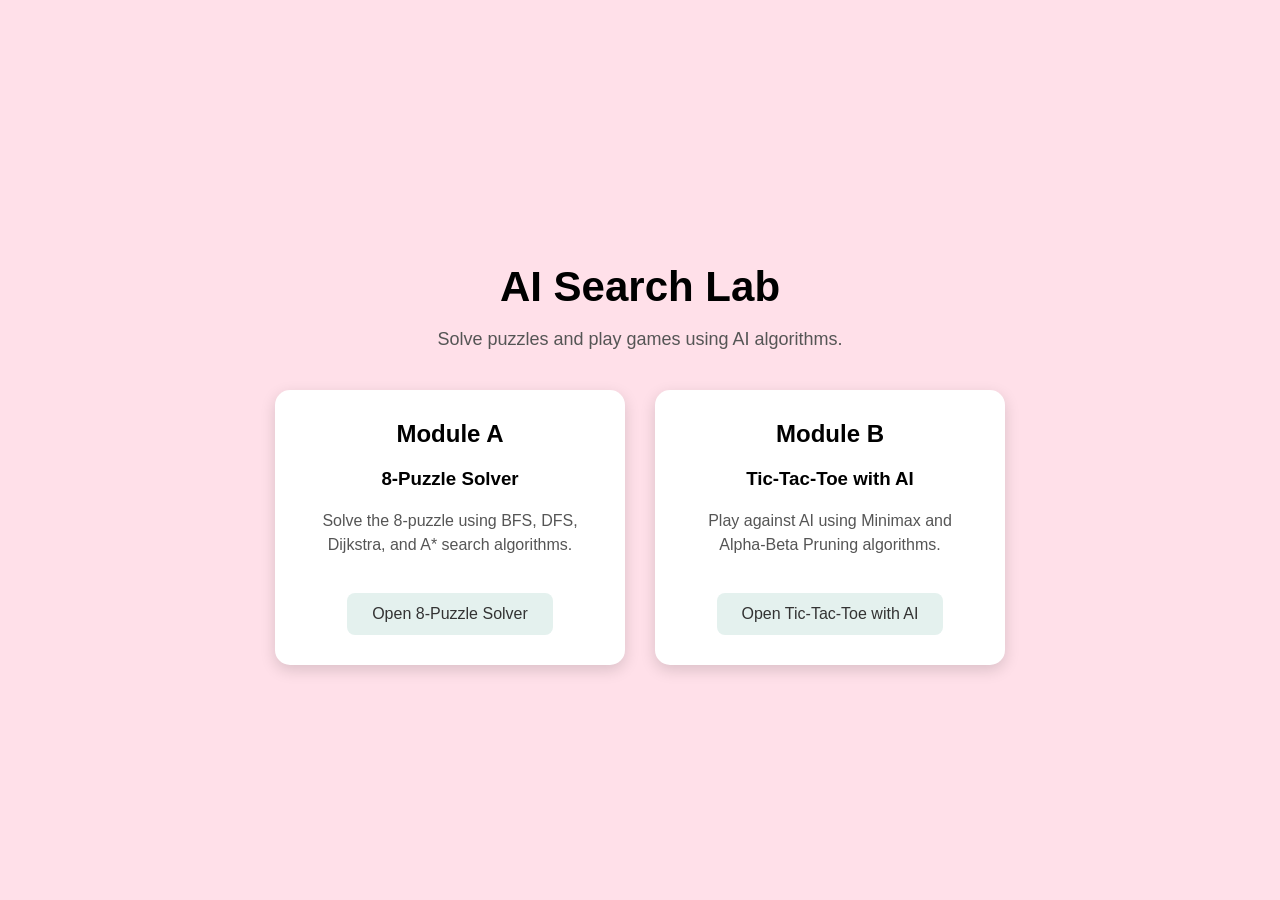
<file: index.html>
<!DOCTYPE html>
<html lang="en">

<head>
    <meta charset="UTF-8">
    <meta name="viewport" content="width=device-width, initial-scale=1.0">

    <title>AI Search Lab</title>

    <link rel="stylesheet" href="style.css">
</head>

<body>

<div class="container">

    <h1>AI Search Lab</h1>

    <p class="description">
        Solve puzzles and play games using AI algorithms.
    </p>


    <div class="modules">


        <div class="card">

            <h2>
                Module A
            </h2>

            <h3>
                8-Puzzle Solver
            </h3>

            <p>
                Solve the 8-puzzle using BFS, DFS,
                Dijkstra, and A* search algorithms.
            </p>

            <a href="moduleA/index.html">
                <button>
                    Open 8-Puzzle Solver
                </button>
            </a>

        </div>



        <div class="card">

            <h2>
                Module B
            </h2>

            <h3>
                Tic-Tac-Toe with AI
            </h3>

            <p>
                Play against AI using Minimax
                and Alpha-Beta Pruning algorithms.
            </p>

            <a href="module_b/index.html">
                <button>
                    Open Tic-Tac-Toe with AI
                </button>
            </a>

        </div>


    </div>

</div>


</body>

</html>
</file>
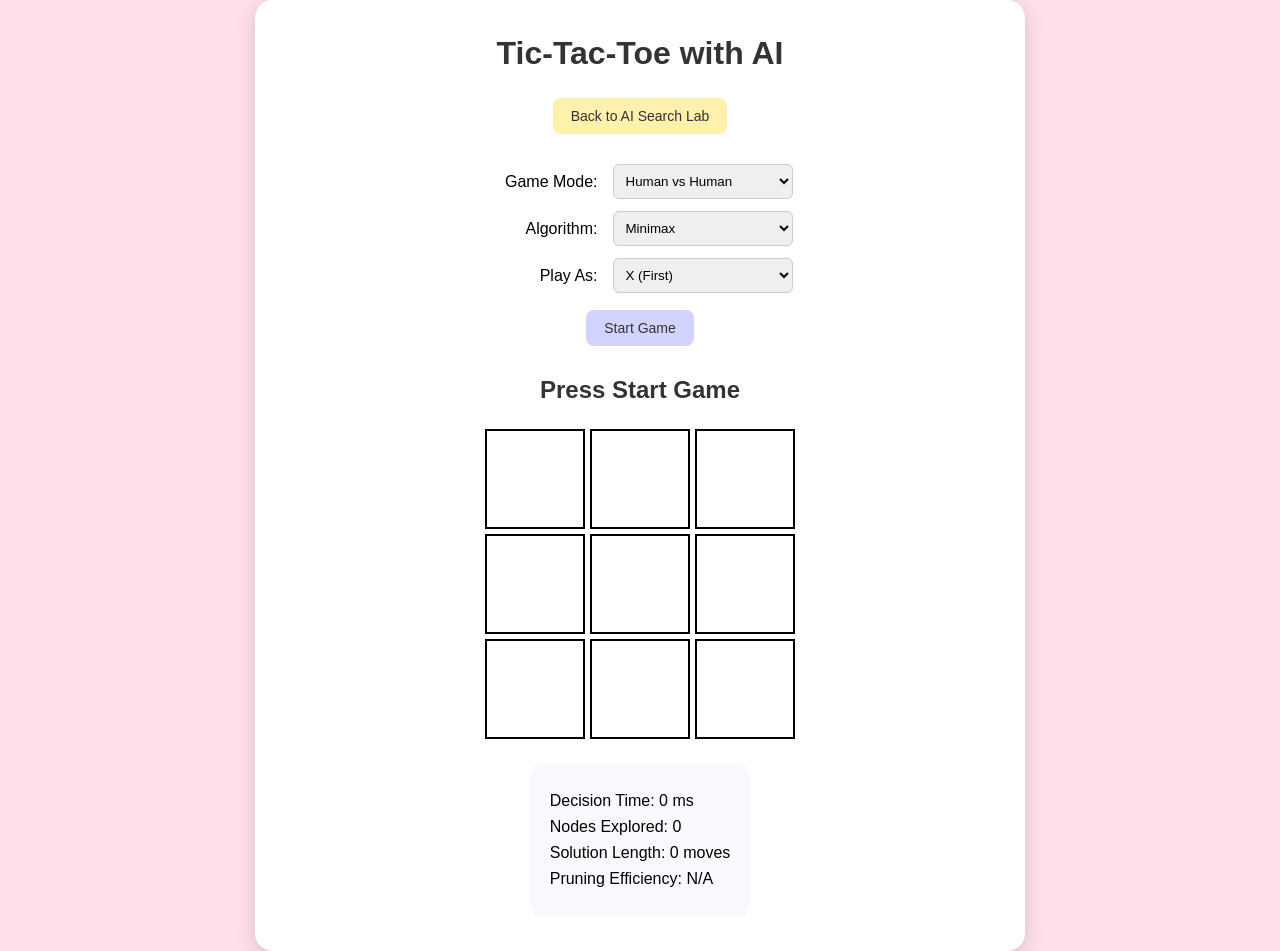
<file: module_b/index.html>
<!DOCTYPE html>
<html lang="en">

<head>
    <meta charset="UTF-8">
    <meta name="viewport" content="width=device-width, initial-scale=1.0">

    <title>Tic-Tac-Toe AI</title>

    <link rel="stylesheet" href="style.css">
</head>

<body>

<div class="game-wrapper">

    <h1>Tic-Tac-Toe with AI</h1>


    <div class="home-container">

        <a href="../index.html">
            <button class="home-button">
                Back to AI Search Lab
            </button>
        </a>

    </div>


    <div class="controls">


        <div class="control-row">

            <label>
                Game Mode:
            </label>

            <select id="gameMode" onchange="updateControls()">
                <option value="humanhuman">Human vs Human</option>
                <option value="human">Human vs AI</option>
                <option value="ai">AI vs AI</option>
            </select>

        </div>



        <div class="control-row" id="algorithmControl">

            <label>
                Algorithm:
            </label>

            <select id="algorithm">

                <option value="minimax">
                    Minimax
                </option>

                <option value="alphabeta">
                    Alpha-Beta Pruning
                </option>

            </select>

        </div>



        <div class="control-row" id="playerControl">

            <label>
                Play As:
            </label>

            <select id="playerSymbol">

                <option value="X">
                    X (First)
                </option>

                <option value="O">
                    O (Second)
                </option>

            </select>

        </div>



        <div class="control-row" id="aiXControl" style="display:none">

            <label>
                AI X:
            </label>

            <select id="aiX">

                <option value="minimax">
                    Minimax
                </option>

                <option value="alphabeta">
                    Alpha-Beta Pruning
                </option>

            </select>

        </div>



        <div class="control-row" id="aiOControl" style="display:none">

            <label>
                AI O:
            </label>

            <select id="aiO">

                <option value="minimax">
                    Minimax
                </option>

                <option value="alphabeta">
                    Alpha-Beta Pruning
                </option>

            </select>

        </div>



        <button onclick="startGame()">
            Start Game
        </button>


    </div>



    <h2 id="status">
        Press Start Game
    </h2>



    <div id="board" class="board"></div>



    <div id="stats">

        <p>
            Decision Time:
            <span id="time">0</span> ms
        </p>


        <p>
            Nodes Explored:
            <span id="nodes">0</span>
        </p>


        <p>
            Solution Length:
            <span id="solutionLength">0</span> moves
        </p>


        <p>
            Pruning Efficiency:
            <span id="pruning">N/A</span>
        </p>


    </div>


</div>



<script src="minimax.js"></script>
<script src="alphabeta.js"></script>
<script src="tictactoe.js"></script>


<script>
    updateControls();
</script>


</body>

</html>
</file>
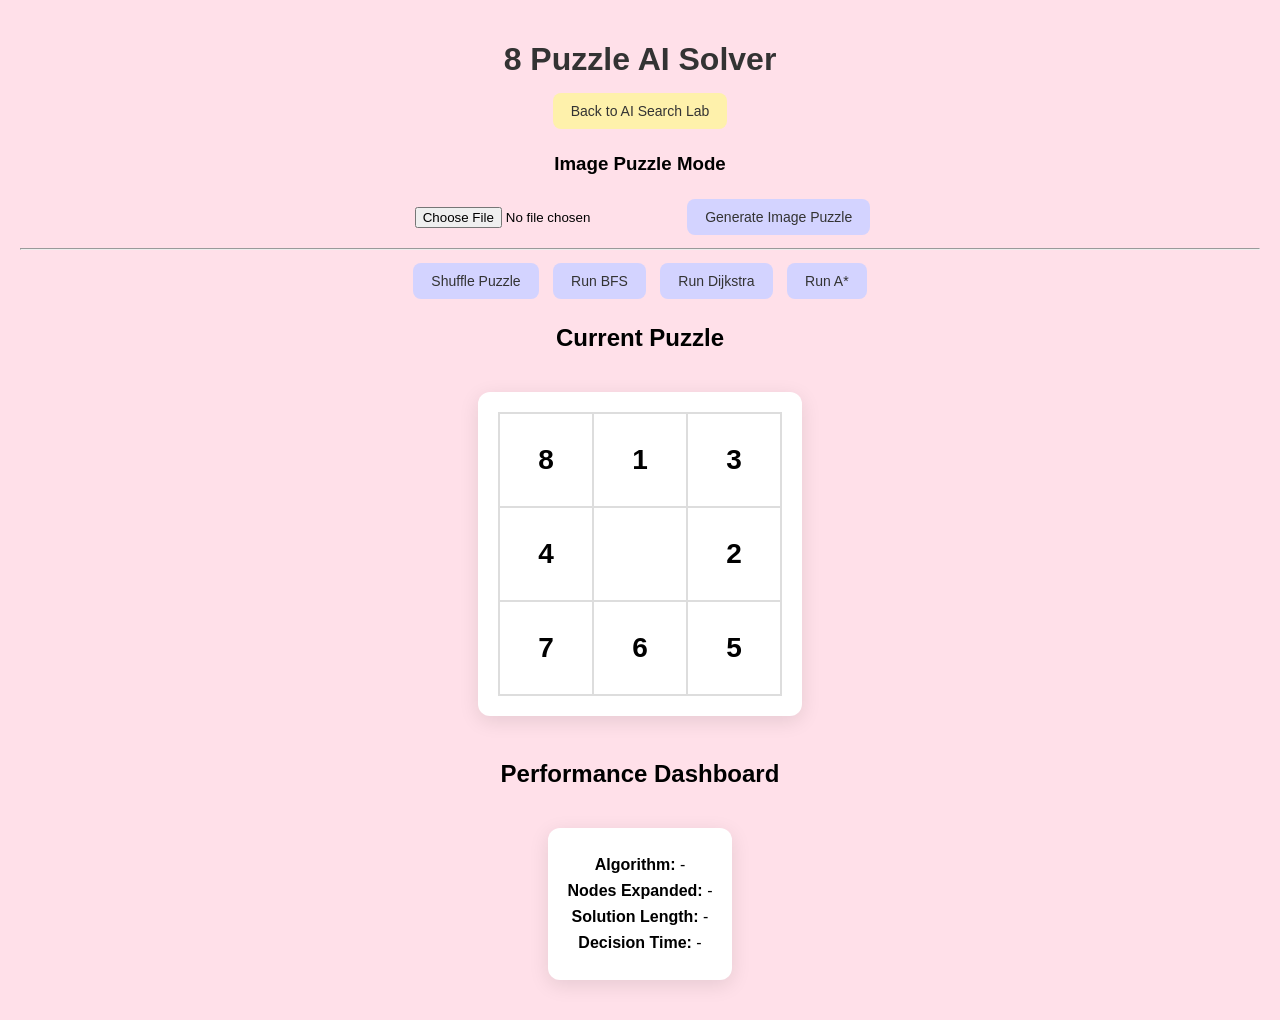
<file: moduleA/index.html>
<!DOCTYPE html>
<html lang="en">
<head>
    <meta charset="UTF-8">
    <meta name="viewport" content="width=device-width, initial-scale=1.0">
    <title>AI Search Lab - 8 Puzzle</title>

    <link rel="stylesheet" href="style.css">
</head>

<body>

<h1>8 Puzzle AI Solver</h1>

<div class="home-container">
    <button class="home-button" onclick="location.href='../index.html'">
        Back to AI Search Lab
    </button>
</div>

<h3>Image Puzzle Mode</h3>

<input type="file" id="imageUpload" accept="image/*">
<button onclick="generateImagePuzzle()">Generate Image Puzzle</button>

<hr>

<button onclick="shufflePuzzle()">Shuffle Puzzle</button>
<button onclick="runBFS()">Run BFS</button>
<button onclick="runDijkstra()">Run Dijkstra</button>
<button onclick="runAStar()">Run A*</button>

<h2>Current Puzzle</h2>
<div id="puzzle"></div>

<h2>Performance Dashboard</h2>

<div id="dashboard">
    <p><strong>Algorithm:</strong> <span id="algorithm">-</span></p>
    <p><strong>Nodes Expanded:</strong> <span id="nodes">-</span></p>
    <p><strong>Solution Length:</strong> <span id="length">-</span></p>
    <p><strong>Decision Time:</strong> <span id="time">-</span></p>
</div>

<script src="puzzle.js"></script>

</body>
</html>
</file>
<file: style.css>
* {
     box-sizing: border-box;
     font-family: Arial, sans-serif;
 }

 body {
     margin: 0;
     min-height: 100vh;
     display: flex;
     justify-content: center;
     align-items: center;
     background: #FFE0E9;
 }

 .container {
     text-align: center;
     width: 90%;
     max-width: 900px;
 }

 h1 {
     font-size: 42px;
     margin-bottom: 15px;
 }

 .description {
     font-size: 18px;
     margin-bottom: 40px;
     color: #555;
 }

 .modules {
     display: flex;
     justify-content: center;
     gap: 30px;
 }

 .card {
     background: white;
     width: 350px;
     padding: 30px;
     border-radius: 15px;
     box-shadow: 0 5px 15px rgba(0,0,0,0.15);
 }

 .card h2 {
     margin-top: 0;
 }

 .card p {
     color: #555;
     line-height: 1.5;
 }

 button {
     margin-top: 20px;
     padding: 12px 25px;
     border: none;
     border-radius: 8px;
     background: #E4F1EE;
     color: #333;
     font-size: 16px;
     cursor: pointer;
 }

 button:hover {
     background: #cfe3dd;
 }

 @media(max-width:700px) {
     .modules {
         flex-direction: column;
         align-items: center;
     }
 }
</file>
<file: module_b/style.css>
body {
    font-family: Arial, sans-serif;
    background: #FFE0E9;
    margin: 0;
    min-height: 100vh;
    display: flex;
    justify-content: center;
    align-items: center;
}

.game-wrapper {
    background: white;
    width: 90%;
    max-width: 700px;
    padding: 35px;
    border-radius: 18px;
    box-shadow: 0 5px 20px rgba(0,0,0,0.15);
    text-align: center;
}

h1 {
    margin-top: 0;
    color: #333;
}

.home-container {
    margin-bottom: 25px;
}

button {
    padding: 10px 18px;
    margin: 5px;
    border: none;
    border-radius: 8px;
    background: #d3d3ff;
    color: #333;
    font-size: 14px;
    cursor: pointer;
    transition: 0.2s;
}

button:hover {
    background: #B8CECB;
}

.home-button {
    background: #fef1ab;
    color: #333;
}

.home-button:hover {
    background: #eac45f;
}

.controls {
    display: flex;
    flex-direction: column;
    align-items: center;
    gap: 12px;
}

.control-row {
    display: flex;
    justify-content: center;
    align-items: center;
    gap: 15px;
    width: 100%;
}

label {
    width: 110px;
    text-align: right;
}

select {
    width: 180px;
    padding: 8px;
    border-radius: 6px;
    border: 1px solid #ccc;
}

#status {
    margin-top: 25px;
    color: #333;
}

.board {
    display: grid;
    grid-template-columns: repeat(3, 100px);
    grid-template-rows: repeat(3, 100px);
    gap: 5px;
    justify-content: center;
    margin: 25px auto;
}

.cell {
    border: 2px solid black;
    display: flex;
    justify-content: center;
    align-items: center;
    font-size: 45px;
    font-weight: bold;
    cursor: pointer;
    background: white;
}

.cell:hover {
    background: #f0f4ff;
}

#stats {
    background: #f8f9fc;
    display: inline-block;
    padding: 20px;
    border-radius: 12px;
    text-align: left;
}

#stats p {
    margin: 8px 0;
}
</file>
<file: moduleA/style.css>
body {
    font-family: Arial, sans-serif;
    background: #FFE0E9;
    text-align: center;
    margin: 0;
    padding: 20px;
}

h1 {
    margin-bottom: 10px;
    color: #333;
}

#puzzle, #dashboard, #output {
    display: inline-block;
    margin: 20px auto;
    padding: 20px;
    background: white;
    border-radius: 12px;
    box-shadow: 0 5px 20px rgba(0,0,0,0.1);
}

table {
    margin: auto;
    border-collapse: collapse;
}

td {
    width: 90px;
    height: 90px;
    border: 2px solid #ddd;
    font-size: 28px;
    font-weight: bold;
    cursor: pointer;
    transition: 0.2s;
    background: white;
}

td:hover {
    background: #f0f4ff;
    transform: scale(1.03);
}

button {
    padding: 10px 18px;
    margin: 5px;
    border: none;
    border-radius: 8px;
    background: #d3d3ff;
    color: #333;
    font-size: 14px;
    cursor: pointer;
    transition: 0.2s;
}

button:hover {
    background: #B8CECB;
}

.home-button {
    background: #fef1ab;
    color: #333;
}

.home-button:hover {
    background: #eac45f;
}

input[type="file"] {
    margin: 10px;
}

#dashboard p {
    margin: 8px 0;
    font-size: 16px;
}

td div {
    width: 100%;
    height: 100%;
    background-size: cover;
    background-position: center;
}
</file>
